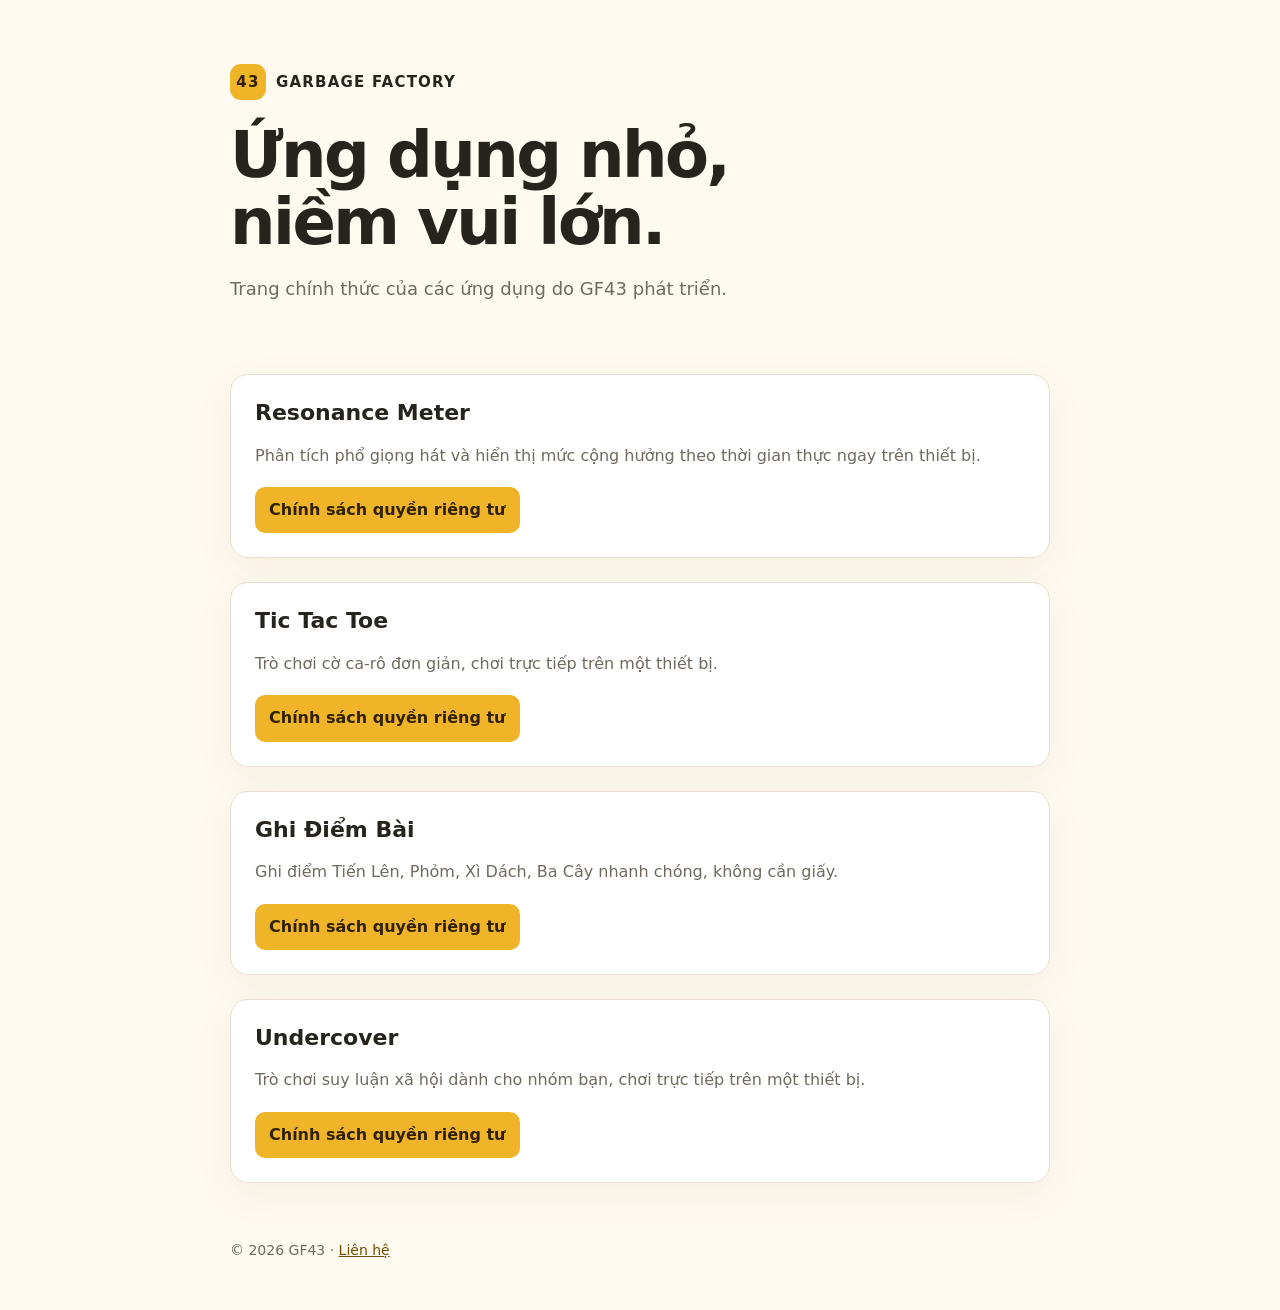
<file: index.html>
<!doctype html>
<html lang="vi">
  <head>
    <meta charset="utf-8" />
    <meta name="viewport" content="width=device-width, initial-scale=1" />
    <meta name="description" content="Trang chính thức của các ứng dụng GF43." />
    <title>GF43 Apps</title>
    <link rel="stylesheet" href="/styles.css" />
  </head>
  <body>
    <header class="shell">
      <div class="brand"><span class="mark">43</span> Garbage Factory</div>
      <h1>Ứng dụng nhỏ,<br />niềm vui lớn.</h1>
      <p class="lead">Trang chính thức của các ứng dụng do GF43 phát triển.</p>
    </header>
    <main class="shell">
      <article class="card">
        <h2 class="app-title">Resonance Meter</h2>
        <p class="meta">Phân tích phổ giọng hát và hiển thị mức cộng hưởng theo thời gian thực ngay trên thiết bị.</p>
        <div class="links">
          <a class="button" href="/apps/resonance-meter/privacy.html">Chính sách quyền riêng tư</a>
        </div>
      </article>
      <article class="card">
        <h2 class="app-title">Tic Tac Toe</h2>
        <p class="meta">Trò chơi cờ ca-rô đơn giản, chơi trực tiếp trên một thiết bị.</p>
        <div class="links">
          <a class="button" href="/apps/tic-tac-toe/privacy.html">Chính sách quyền riêng tư</a>
        </div>
      </article>
      <article class="card">
        <h2 class="app-title">Ghi Điểm Bài</h2>
        <p class="meta">Ghi điểm Tiến Lên, Phỏm, Xì Dách, Ba Cây nhanh chóng, không cần giấy.</p>
        <div class="links">
          <a class="button" href="/apps/ghi-diem-bai/privacy.html">Chính sách quyền riêng tư</a>
        </div>
      </article>
      <article class="card">
        <h2 class="app-title">Undercover</h2>
        <p class="meta">Trò chơi suy luận xã hội dành cho nhóm bạn, chơi trực tiếp trên một thiết bị.</p>
        <div class="links">
          <a class="button" href="/apps/undercover/privacy.html">Chính sách quyền riêng tư</a>
        </div>
      </article>
    </main>
    <footer class="shell">© 2026 GF43 · <a href="mailto:lehoanglong782@gmail.com">Liên hệ</a></footer>
  </body>
</html>
</file>
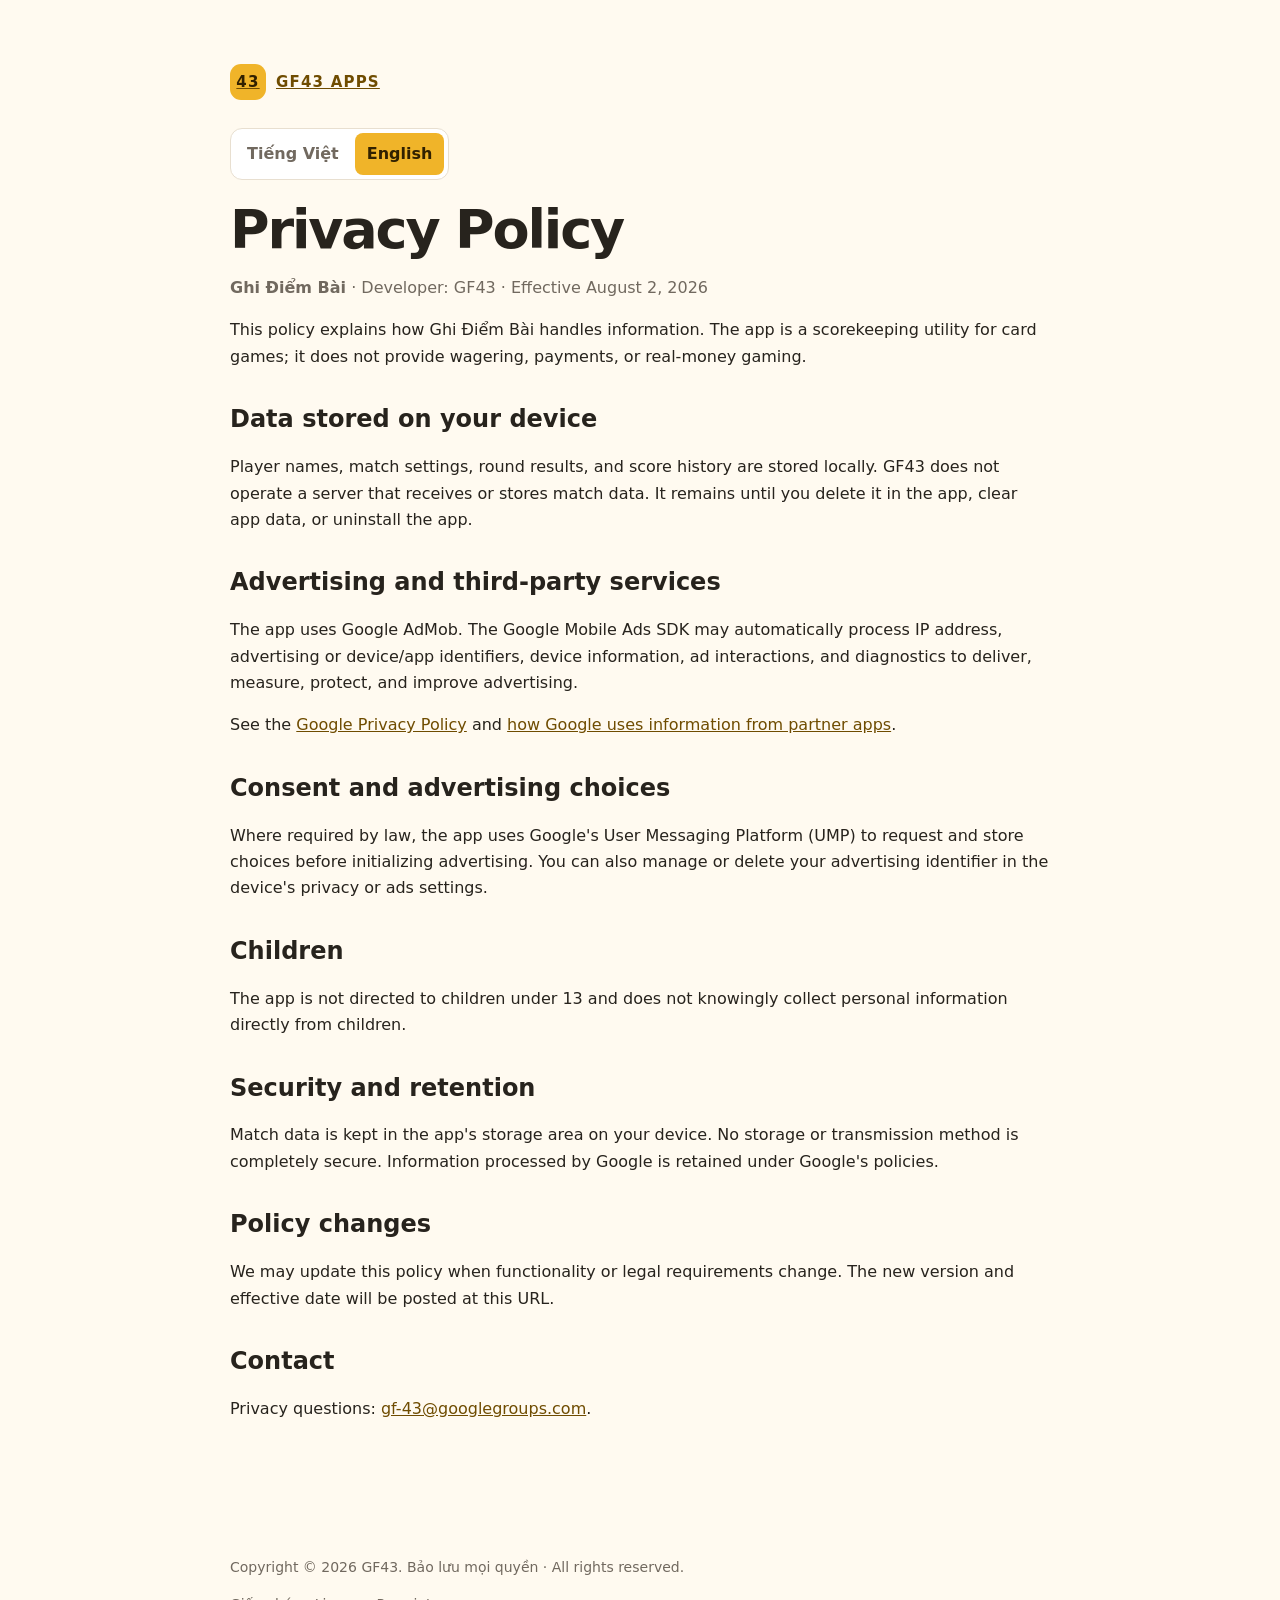
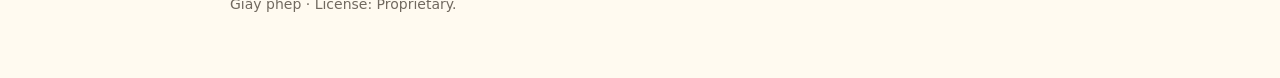
<file: apps/ghi-diem-bai/privacy.html>
<!doctype html>
<html lang="vi">
  <head>
    <meta charset="utf-8" />
    <meta name="viewport" content="width=device-width, initial-scale=1" />
    <meta name="description" content="Chính sách quyền riêng tư của ứng dụng Ghi Điểm Bài." />
    <title>Chính sách quyền riêng tư – Ghi Điểm Bài</title>
    <link rel="stylesheet" href="/styles.css" />
  </head>
  <body>
    <header class="shell">
      <a class="brand" href="/"><span class="mark">43</span> GF43 Apps</a>
    </header>
    <main class="shell policy">
      <nav class="language-switcher" aria-label="Chọn ngôn ngữ / Choose language">
        <button type="button" class="language-button" data-language="vi" aria-pressed="true">Tiếng Việt</button>
        <button type="button" class="language-button" data-language="en" aria-pressed="false">English</button>
      </nav>

      <section lang="vi" data-language-content="vi">
        <h1>Chính sách quyền riêng tư</h1>
        <p class="meta"><strong>Ghi Điểm Bài</strong> · Nhà phát triển: GF43 · Có hiệu lực từ ngày 02/08/2026</p>
        <p>Chính sách này giải thích cách ứng dụng Ghi Điểm Bài xử lý thông tin. Ứng dụng là công cụ ghi điểm cho các trò chơi bài; không cung cấp đặt cược, thanh toán hoặc trò chơi ăn tiền thật.</p>

        <h2>Dữ liệu lưu trên thiết bị</h2>
        <p>Tên người chơi, cài đặt bàn, kết quả từng vòng và lịch sử điểm được lưu cục bộ trên thiết bị. GF43 không vận hành máy chủ để nhận hoặc lưu dữ liệu ván chơi. Dữ liệu tồn tại đến khi bạn xóa trong ứng dụng, xóa dữ liệu ứng dụng hoặc gỡ cài đặt.</p>

        <h2>Quảng cáo và dịch vụ bên thứ ba</h2>
        <p>Ứng dụng sử dụng Google AdMob. Google Mobile Ads SDK có thể tự động xử lý địa chỉ IP, mã nhận dạng quảng cáo hoặc thiết bị/ứng dụng, thông tin thiết bị, tương tác quảng cáo và dữ liệu chẩn đoán để phân phối, đo lường, bảo vệ và cải thiện quảng cáo.</p>
        <p>Xem <a href="https://policies.google.com/privacy">Chính sách quyền riêng tư của Google</a> và <a href="https://policies.google.com/technologies/partner-sites">cách Google sử dụng thông tin từ ứng dụng đối tác</a>.</p>

        <h2>Sự đồng ý và lựa chọn quảng cáo</h2>
        <p>Khi pháp luật yêu cầu, ứng dụng dùng nền tảng quản lý sự đồng ý của Google (UMP) để yêu cầu và lưu lựa chọn trước khi khởi tạo quảng cáo. Bạn cũng có thể quản lý hoặc xóa mã nhận dạng quảng cáo trong cài đặt quyền riêng tư/quảng cáo của thiết bị.</p>

        <h2>Trẻ em</h2>
        <p>Ứng dụng không hướng đến trẻ em dưới 13 tuổi và không cố ý thu thập thông tin cá nhân trực tiếp từ trẻ em.</p>

        <h2>Bảo mật và lưu giữ</h2>
        <p>Dữ liệu ván chơi nằm trong vùng lưu trữ của ứng dụng trên thiết bị. Không phương thức lưu trữ hay truyền dữ liệu nào an toàn tuyệt đối. Dữ liệu do Google xử lý được lưu giữ theo chính sách của Google.</p>

        <h2>Thay đổi chính sách</h2>
        <p>Chính sách có thể được cập nhật khi chức năng hoặc yêu cầu pháp lý thay đổi. Phiên bản mới và ngày có hiệu lực sẽ được đăng tại URL này.</p>

        <h2>Liên hệ</h2>
        <p>Câu hỏi về quyền riêng tư: <a href="mailto:gf-43@googlegroups.com">gf-43@googlegroups.com</a>.</p>
      </section>

      <section lang="en" data-language-content="en" hidden>
        <h1>Privacy Policy</h1>
        <p class="meta"><strong>Ghi Điểm Bài</strong> · Developer: GF43 · Effective August 2, 2026</p>
        <p>This policy explains how Ghi Điểm Bài handles information. The app is a scorekeeping utility for card games; it does not provide wagering, payments, or real-money gaming.</p>

        <h2>Data stored on your device</h2>
        <p>Player names, match settings, round results, and score history are stored locally. GF43 does not operate a server that receives or stores match data. It remains until you delete it in the app, clear app data, or uninstall the app.</p>

        <h2>Advertising and third-party services</h2>
        <p>The app uses Google AdMob. The Google Mobile Ads SDK may automatically process IP address, advertising or device/app identifiers, device information, ad interactions, and diagnostics to deliver, measure, protect, and improve advertising.</p>
        <p>See the <a href="https://policies.google.com/privacy">Google Privacy Policy</a> and <a href="https://policies.google.com/technologies/partner-sites">how Google uses information from partner apps</a>.</p>

        <h2>Consent and advertising choices</h2>
        <p>Where required by law, the app uses Google's User Messaging Platform (UMP) to request and store choices before initializing advertising. You can also manage or delete your advertising identifier in the device's privacy or ads settings.</p>

        <h2>Children</h2>
        <p>The app is not directed to children under 13 and does not knowingly collect personal information directly from children.</p>

        <h2>Security and retention</h2>
        <p>Match data is kept in the app's storage area on your device. No storage or transmission method is completely secure. Information processed by Google is retained under Google's policies.</p>

        <h2>Policy changes</h2>
        <p>We may update this policy when functionality or legal requirements change. The new version and effective date will be posted at this URL.</p>

        <h2>Contact</h2>
        <p>Privacy questions: <a href="mailto:gf-43@googlegroups.com">gf-43@googlegroups.com</a>.</p>
      </section>
    </main>
    <footer class="shell">
      <p>Copyright © 2026 GF43. Bảo lưu mọi quyền · All rights reserved.</p>
      <p>Giấy phép · License: Proprietary.</p>
    </footer>
    <script>
      (() => {
        const buttons = document.querySelectorAll('[data-language]');
        const sections = document.querySelectorAll('[data-language-content]');
        const pageTitles = {
          vi: 'Chính sách quyền riêng tư – Ghi Điểm Bài',
          en: 'Privacy Policy – Ghi Điểm Bài'
        };

        function showLanguage(language, remember = true) {
          const selected = language === 'en' ? 'en' : 'vi';

          sections.forEach((section) => {
            section.hidden = section.dataset.languageContent !== selected;
          });
          buttons.forEach((button) => {
            button.setAttribute('aria-pressed', String(button.dataset.language === selected));
          });

          document.documentElement.lang = selected;
          document.title = pageTitles[selected];

          if (remember) {
            try {
              localStorage.setItem('gf43-language', selected);
            } catch (_) {}
          }
        }

        buttons.forEach((button) => {
          button.addEventListener('click', () => showLanguage(button.dataset.language));
        });

        let initialLanguage;
        try {
          initialLanguage = localStorage.getItem('gf43-language');
        } catch (_) {}
        showLanguage(initialLanguage || (navigator.language.startsWith('vi') ? 'vi' : 'en'), false);
      })();
    </script>
  </body>
</html>
</file>
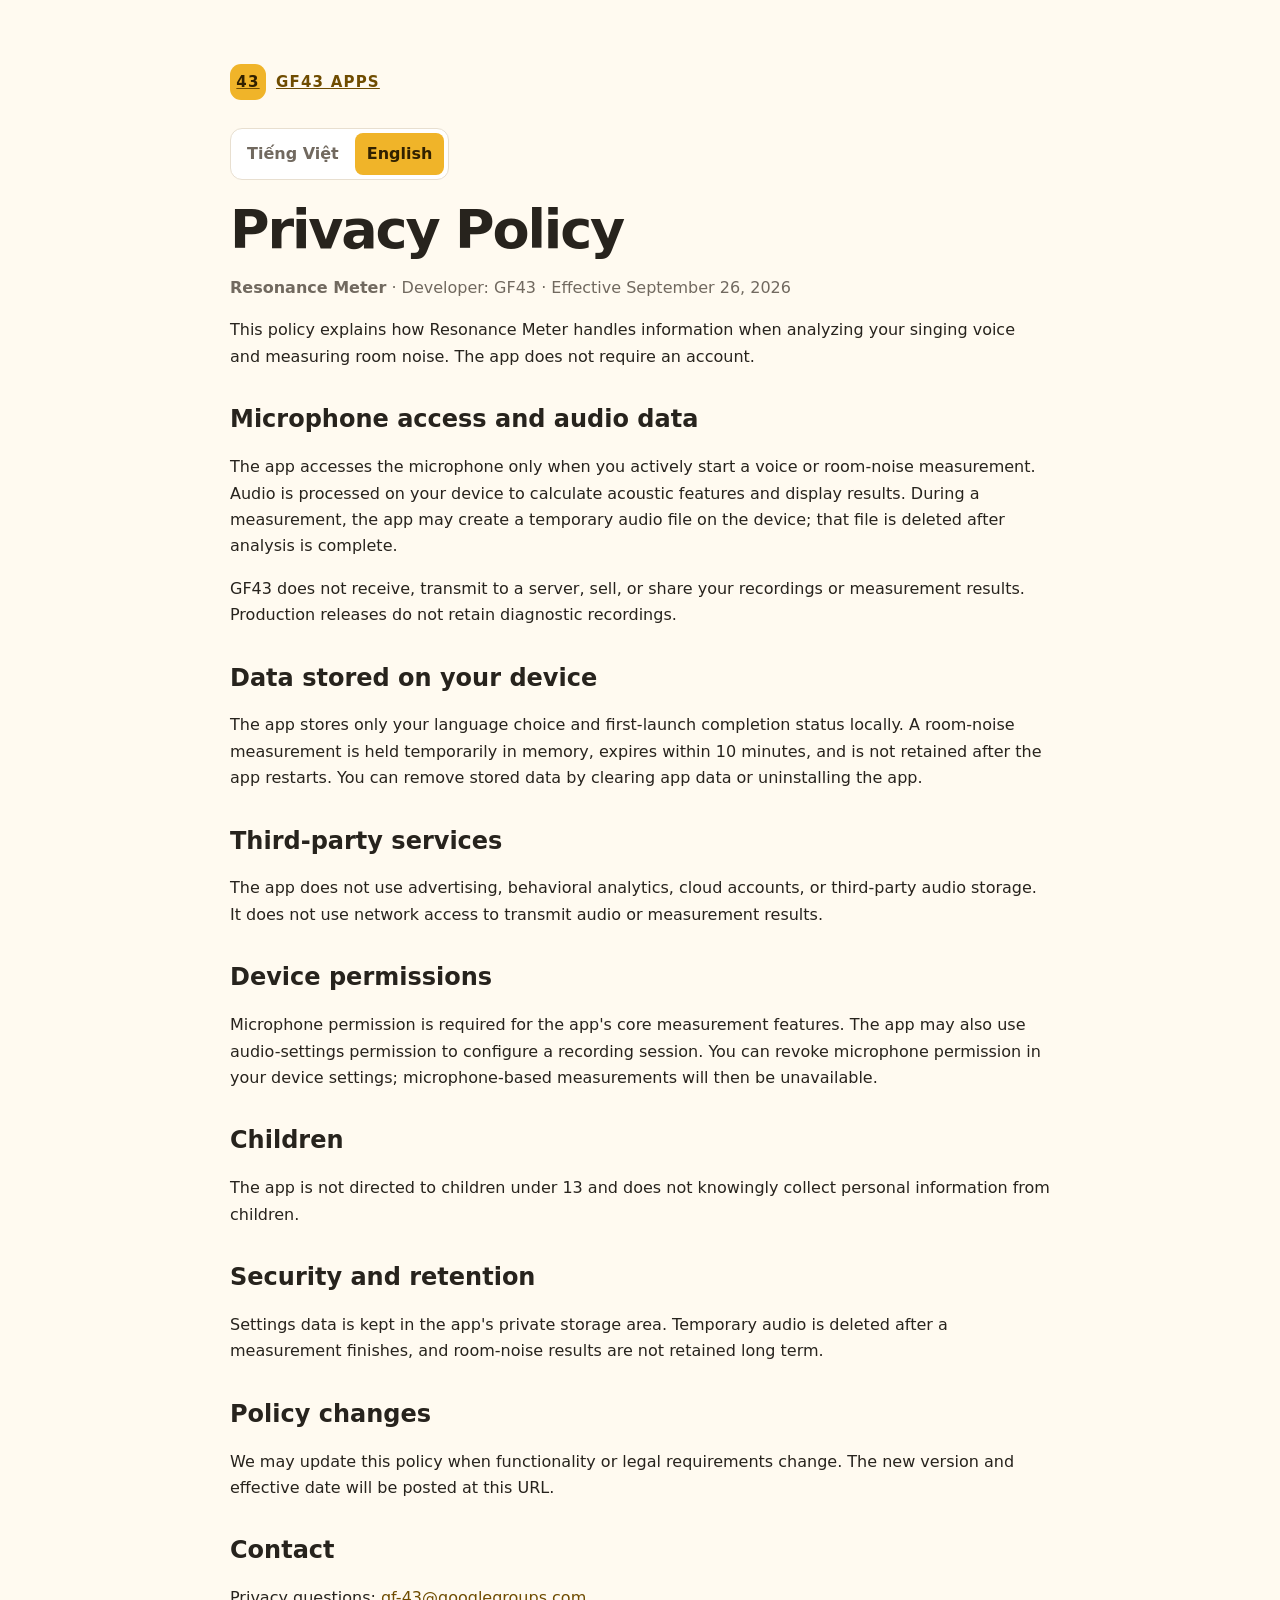
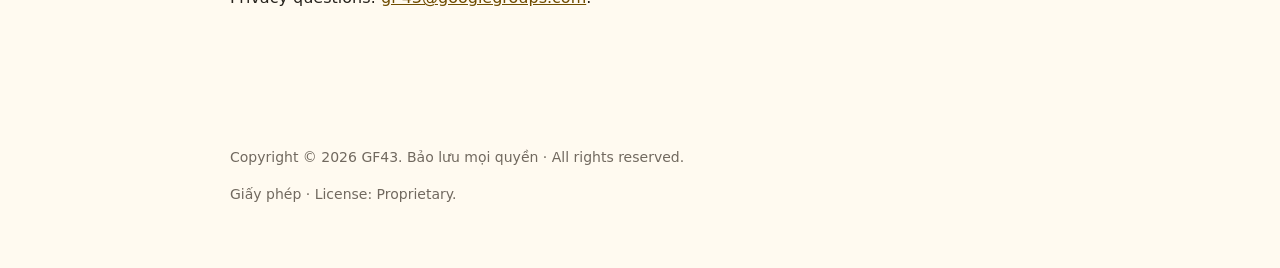
<file: apps/resonance-meter/privacy.html>
<!doctype html>
<html lang="vi">
  <head>
    <meta charset="utf-8" />
    <meta name="viewport" content="width=device-width, initial-scale=1" />
    <meta name="description" content="Chính sách quyền riêng tư của ứng dụng Resonance Meter." />
    <title>Chính sách quyền riêng tư – Resonance Meter</title>
    <link rel="stylesheet" href="/styles.css" />
  </head>
  <body>
    <header class="shell">
      <a class="brand" href="/"><span class="mark">43</span> GF43 Apps</a>
    </header>
    <main class="shell policy">
      <nav class="language-switcher" aria-label="Chọn ngôn ngữ / Choose language">
        <button type="button" class="language-button" data-language="vi" aria-pressed="true">Tiếng Việt</button>
        <button type="button" class="language-button" data-language="en" aria-pressed="false">English</button>
      </nav>

      <section lang="vi" data-language-content="vi">
        <h1>Chính sách quyền riêng tư</h1>
        <p class="meta"><strong>Resonance Meter</strong> · Nhà phát triển: GF43 · Có hiệu lực từ ngày 26/09/2026</p>
        <p>Chính sách này giải thích cách Resonance Meter xử lý thông tin khi phân tích giọng hát và đo tiếng ồn phòng. Ứng dụng không yêu cầu tài khoản.</p>

        <h2>Quyền truy cập micro và dữ liệu âm thanh</h2>
        <p>Ứng dụng chỉ truy cập micro khi bạn chủ động bắt đầu đo giọng hát hoặc tiếng ồn phòng. Âm thanh được xử lý trên thiết bị để tính các đặc trưng âm học và hiển thị kết quả. Trong quá trình đo, ứng dụng có thể tạo một tệp âm thanh tạm thời trên thiết bị; tệp này được xóa sau khi phân tích hoàn tất.</p>
        <p>GF43 không nhận, truyền lên máy chủ, bán hoặc chia sẻ bản ghi âm hay kết quả đo của bạn. Bản phát hành chính thức không lưu bản ghi chẩn đoán.</p>

        <h2>Dữ liệu lưu trên thiết bị</h2>
        <p>Ứng dụng chỉ lưu cục bộ lựa chọn ngôn ngữ và trạng thái đã hoàn tất phần giới thiệu. Kết quả đo tiếng ồn phòng chỉ được giữ tạm trong bộ nhớ, tự hết hạn sau tối đa 10 phút và không được lưu lại khi ứng dụng khởi động lại. Bạn có thể xóa dữ liệu đã lưu bằng cách xóa dữ liệu ứng dụng hoặc gỡ cài đặt.</p>

        <h2>Dịch vụ bên thứ ba</h2>
        <p>Ứng dụng không dùng quảng cáo, công cụ phân tích hành vi, tài khoản đám mây hoặc dịch vụ lưu trữ âm thanh của bên thứ ba. Ứng dụng không dùng quyền truy cập mạng để truyền âm thanh hoặc kết quả đo.</p>

        <h2>Quyền của thiết bị</h2>
        <p>Quyền micro là cần thiết cho chức năng đo chính. Ứng dụng cũng có thể dùng quyền điều chỉnh âm thanh để cấu hình phiên thu. Bạn có thể thu hồi quyền micro trong phần cài đặt của thiết bị; khi đó các chức năng đo bằng micro sẽ không hoạt động.</p>

        <h2>Trẻ em</h2>
        <p>Ứng dụng không hướng đến trẻ em dưới 13 tuổi và không cố ý thu thập thông tin cá nhân từ trẻ em.</p>

        <h2>Bảo mật và lưu giữ</h2>
        <p>Dữ liệu cài đặt được giữ trong vùng lưu trữ riêng của ứng dụng. Âm thanh tạm thời được xóa sau khi hoàn tất phép đo và kết quả đo tiếng ồn phòng không được lưu lâu dài.</p>

        <h2>Thay đổi chính sách</h2>
        <p>Chính sách có thể được cập nhật khi chức năng hoặc yêu cầu pháp lý thay đổi. Phiên bản mới và ngày có hiệu lực sẽ được đăng tại URL này.</p>

        <h2>Liên hệ</h2>
        <p>Câu hỏi về quyền riêng tư: <a href="mailto:gf-43@googlegroups.com">gf-43@googlegroups.com</a>.</p>
      </section>

      <section lang="en" data-language-content="en" hidden>
        <h1>Privacy Policy</h1>
        <p class="meta"><strong>Resonance Meter</strong> · Developer: GF43 · Effective September 26, 2026</p>
        <p>This policy explains how Resonance Meter handles information when analyzing your singing voice and measuring room noise. The app does not require an account.</p>

        <h2>Microphone access and audio data</h2>
        <p>The app accesses the microphone only when you actively start a voice or room-noise measurement. Audio is processed on your device to calculate acoustic features and display results. During a measurement, the app may create a temporary audio file on the device; that file is deleted after analysis is complete.</p>
        <p>GF43 does not receive, transmit to a server, sell, or share your recordings or measurement results. Production releases do not retain diagnostic recordings.</p>

        <h2>Data stored on your device</h2>
        <p>The app stores only your language choice and first-launch completion status locally. A room-noise measurement is held temporarily in memory, expires within 10 minutes, and is not retained after the app restarts. You can remove stored data by clearing app data or uninstalling the app.</p>

        <h2>Third-party services</h2>
        <p>The app does not use advertising, behavioral analytics, cloud accounts, or third-party audio storage. It does not use network access to transmit audio or measurement results.</p>

        <h2>Device permissions</h2>
        <p>Microphone permission is required for the app's core measurement features. The app may also use audio-settings permission to configure a recording session. You can revoke microphone permission in your device settings; microphone-based measurements will then be unavailable.</p>

        <h2>Children</h2>
        <p>The app is not directed to children under 13 and does not knowingly collect personal information from children.</p>

        <h2>Security and retention</h2>
        <p>Settings data is kept in the app's private storage area. Temporary audio is deleted after a measurement finishes, and room-noise results are not retained long term.</p>

        <h2>Policy changes</h2>
        <p>We may update this policy when functionality or legal requirements change. The new version and effective date will be posted at this URL.</p>

        <h2>Contact</h2>
        <p>Privacy questions: <a href="mailto:gf-43@googlegroups.com">gf-43@googlegroups.com</a>.</p>
      </section>
    </main>
    <footer class="shell">
      <p>Copyright © 2026 GF43. Bảo lưu mọi quyền · All rights reserved.</p>
      <p>Giấy phép · License: Proprietary.</p>
    </footer>
    <script>
      (() => {
        const buttons = document.querySelectorAll('[data-language]');
        const sections = document.querySelectorAll('[data-language-content]');
        const pageTitles = {
          vi: 'Chính sách quyền riêng tư – Resonance Meter',
          en: 'Privacy Policy – Resonance Meter'
        };

        function showLanguage(language, remember = true) {
          const selected = language === 'en' ? 'en' : 'vi';

          sections.forEach((section) => {
            section.hidden = section.dataset.languageContent !== selected;
          });
          buttons.forEach((button) => {
            button.setAttribute('aria-pressed', String(button.dataset.language === selected));
          });

          document.documentElement.lang = selected;
          document.title = pageTitles[selected];

          if (remember) {
            try {
              localStorage.setItem('gf43-language', selected);
            } catch (_) {}
          }
        }

        buttons.forEach((button) => {
          button.addEventListener('click', () => showLanguage(button.dataset.language));
        });

        let initialLanguage;
        try {
          initialLanguage = localStorage.getItem('gf43-language');
        } catch (_) {}
        showLanguage(initialLanguage || (navigator.language.startsWith('vi') ? 'vi' : 'en'), false);
      })();
    </script>
  </body>
</html>
</file>
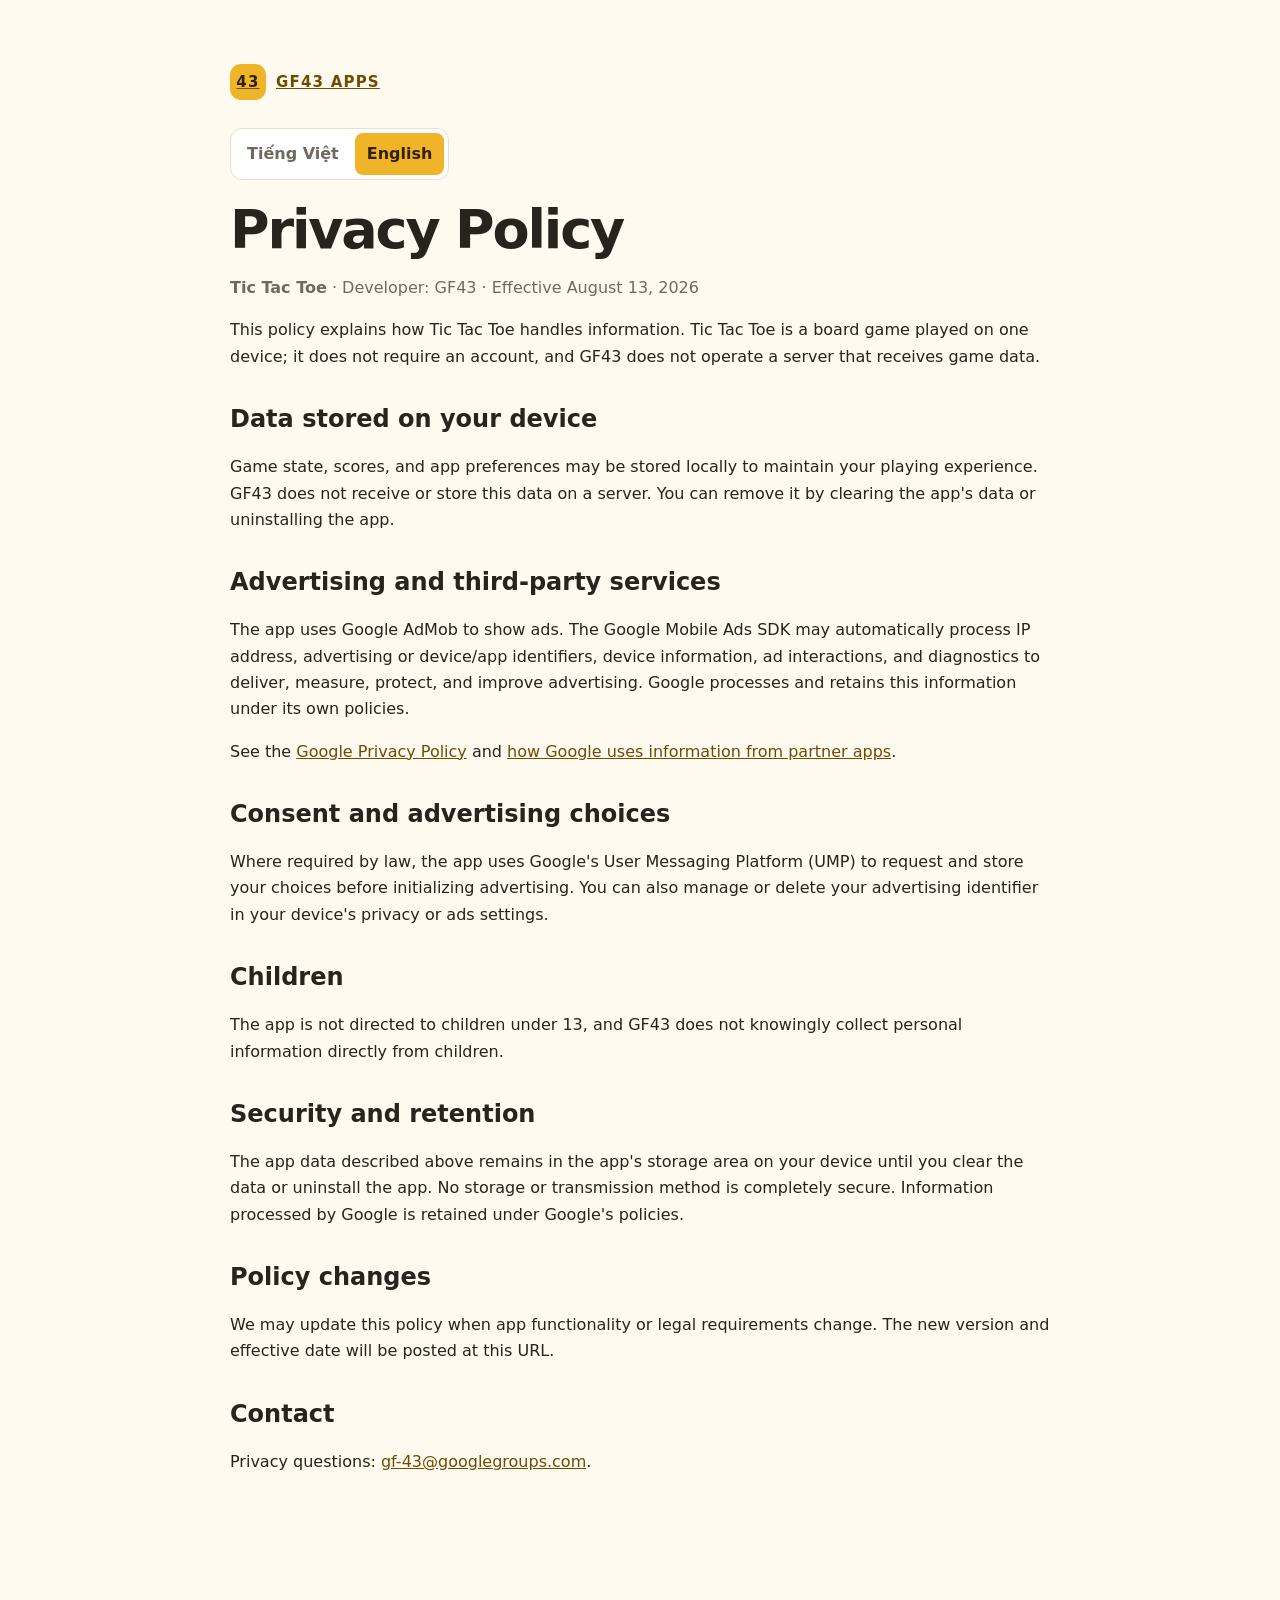
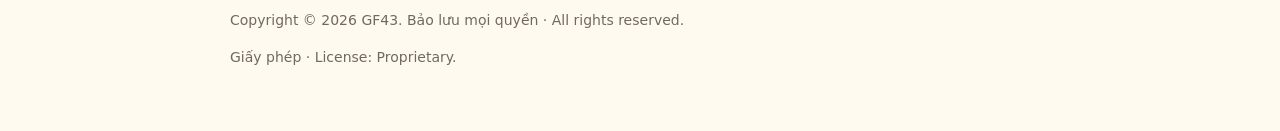
<file: apps/tic-tac-toe/privacy.html>
<!doctype html>
<html lang="vi">
  <head>
    <meta charset="utf-8" />
    <meta name="viewport" content="width=device-width, initial-scale=1" />
    <meta name="description" content="Chính sách quyền riêng tư của ứng dụng Tic Tac Toe." />
    <title>Chính sách quyền riêng tư – Tic Tac Toe</title>
    <link rel="stylesheet" href="/styles.css" />
  </head>
  <body>
    <header class="shell">
      <a class="brand" href="/"><span class="mark">43</span> GF43 Apps</a>
    </header>
    <main class="shell policy">
      <nav class="language-switcher" aria-label="Chọn ngôn ngữ / Choose language">
        <button type="button" class="language-button" data-language="vi" aria-pressed="true">Tiếng Việt</button>
        <button type="button" class="language-button" data-language="en" aria-pressed="false">English</button>
      </nav>

      <section lang="vi" data-language-content="vi">
        <h1>Chính sách quyền riêng tư</h1>
        <p class="meta"><strong>Tic Tac Toe</strong> · Nhà phát triển: GF43 · Có hiệu lực từ ngày 13/08/2026</p>
        <p>Chính sách này giải thích cách ứng dụng Tic Tac Toe xử lý thông tin. Tic Tac Toe là trò chơi cờ ca-rô chơi trên một thiết bị; ứng dụng không yêu cầu tài khoản và GF43 không vận hành máy chủ để nhận dữ liệu ván chơi.</p>

        <h2>Dữ liệu lưu trên thiết bị</h2>
        <p>Trạng thái ván chơi, điểm số và các tùy chọn của ứng dụng có thể được lưu cục bộ trên thiết bị để duy trì trải nghiệm chơi. GF43 không nhận hoặc lưu dữ liệu này trên máy chủ. Bạn có thể xóa dữ liệu bằng cách xóa dữ liệu ứng dụng hoặc gỡ cài đặt ứng dụng.</p>

        <h2>Quảng cáo và dịch vụ bên thứ ba</h2>
        <p>Ứng dụng sử dụng Google AdMob để hiển thị quảng cáo. Google Mobile Ads SDK có thể tự động xử lý địa chỉ IP, mã nhận dạng quảng cáo hoặc thiết bị/ứng dụng, thông tin thiết bị, tương tác quảng cáo và dữ liệu chẩn đoán để phân phối, đo lường, bảo vệ và cải thiện quảng cáo. Google xử lý và lưu giữ thông tin này theo chính sách của Google.</p>
        <p>Xem <a href="https://policies.google.com/privacy">Chính sách quyền riêng tư của Google</a> và <a href="https://policies.google.com/technologies/partner-sites">cách Google sử dụng thông tin từ ứng dụng đối tác</a>.</p>

        <h2>Sự đồng ý và lựa chọn quảng cáo</h2>
        <p>Khi pháp luật yêu cầu, ứng dụng sử dụng nền tảng quản lý sự đồng ý của Google (UMP) để yêu cầu và lưu lựa chọn của bạn trước khi khởi tạo quảng cáo. Bạn cũng có thể quản lý hoặc xóa mã nhận dạng quảng cáo trong phần cài đặt quyền riêng tư hoặc quảng cáo của thiết bị.</p>

        <h2>Trẻ em</h2>
        <p>Ứng dụng không hướng đến trẻ em dưới 13 tuổi và GF43 không cố ý thu thập thông tin cá nhân trực tiếp từ trẻ em.</p>

        <h2>Bảo mật và lưu giữ</h2>
        <p>Dữ liệu ứng dụng nêu trên nằm trong vùng lưu trữ của ứng dụng trên thiết bị cho đến khi bạn xóa dữ liệu hoặc gỡ cài đặt. Không phương thức lưu trữ hay truyền dữ liệu nào an toàn tuyệt đối. Dữ liệu do Google xử lý được lưu giữ theo chính sách của Google.</p>

        <h2>Thay đổi chính sách</h2>
        <p>Chính sách có thể được cập nhật khi chức năng ứng dụng hoặc yêu cầu pháp lý thay đổi. Phiên bản mới và ngày có hiệu lực sẽ được đăng tại URL này.</p>

        <h2>Liên hệ</h2>
        <p>Câu hỏi về quyền riêng tư: <a href="mailto:gf-43@googlegroups.com">gf-43@googlegroups.com</a>.</p>
      </section>

      <section lang="en" data-language-content="en" hidden>
        <h1>Privacy Policy</h1>
        <p class="meta"><strong>Tic Tac Toe</strong> · Developer: GF43 · Effective August 13, 2026</p>
        <p>This policy explains how Tic Tac Toe handles information. Tic Tac Toe is a board game played on one device; it does not require an account, and GF43 does not operate a server that receives game data.</p>

        <h2>Data stored on your device</h2>
        <p>Game state, scores, and app preferences may be stored locally to maintain your playing experience. GF43 does not receive or store this data on a server. You can remove it by clearing the app's data or uninstalling the app.</p>

        <h2>Advertising and third-party services</h2>
        <p>The app uses Google AdMob to show ads. The Google Mobile Ads SDK may automatically process IP address, advertising or device/app identifiers, device information, ad interactions, and diagnostics to deliver, measure, protect, and improve advertising. Google processes and retains this information under its own policies.</p>
        <p>See the <a href="https://policies.google.com/privacy">Google Privacy Policy</a> and <a href="https://policies.google.com/technologies/partner-sites">how Google uses information from partner apps</a>.</p>

        <h2>Consent and advertising choices</h2>
        <p>Where required by law, the app uses Google's User Messaging Platform (UMP) to request and store your choices before initializing advertising. You can also manage or delete your advertising identifier in your device's privacy or ads settings.</p>

        <h2>Children</h2>
        <p>The app is not directed to children under 13, and GF43 does not knowingly collect personal information directly from children.</p>

        <h2>Security and retention</h2>
        <p>The app data described above remains in the app's storage area on your device until you clear the data or uninstall the app. No storage or transmission method is completely secure. Information processed by Google is retained under Google's policies.</p>

        <h2>Policy changes</h2>
        <p>We may update this policy when app functionality or legal requirements change. The new version and effective date will be posted at this URL.</p>

        <h2>Contact</h2>
        <p>Privacy questions: <a href="mailto:gf-43@googlegroups.com">gf-43@googlegroups.com</a>.</p>
      </section>
    </main>
    <footer class="shell">
      <p>Copyright © 2026 GF43. Bảo lưu mọi quyền · All rights reserved.</p>
      <p>Giấy phép · License: Proprietary.</p>
    </footer>
    <script>
      (() => {
        const buttons = document.querySelectorAll('[data-language]');
        const sections = document.querySelectorAll('[data-language-content]');
        const pageTitles = {
          vi: 'Chính sách quyền riêng tư – Tic Tac Toe',
          en: 'Privacy Policy – Tic Tac Toe'
        };

        function showLanguage(language, remember = true) {
          const selected = language === 'en' ? 'en' : 'vi';

          sections.forEach((section) => {
            section.hidden = section.dataset.languageContent !== selected;
          });
          buttons.forEach((button) => {
            button.setAttribute('aria-pressed', String(button.dataset.language === selected));
          });

          document.documentElement.lang = selected;
          document.title = pageTitles[selected];

          if (remember) {
            try {
              localStorage.setItem('gf43-language', selected);
            } catch (_) {}
          }
        }

        buttons.forEach((button) => {
          button.addEventListener('click', () => showLanguage(button.dataset.language));
        });

        let initialLanguage;
        try {
          initialLanguage = localStorage.getItem('gf43-language');
        } catch (_) {}
        showLanguage(initialLanguage || (navigator.language.startsWith('vi') ? 'vi' : 'en'), false);
      })();
    </script>
  </body>
</html>
</file>
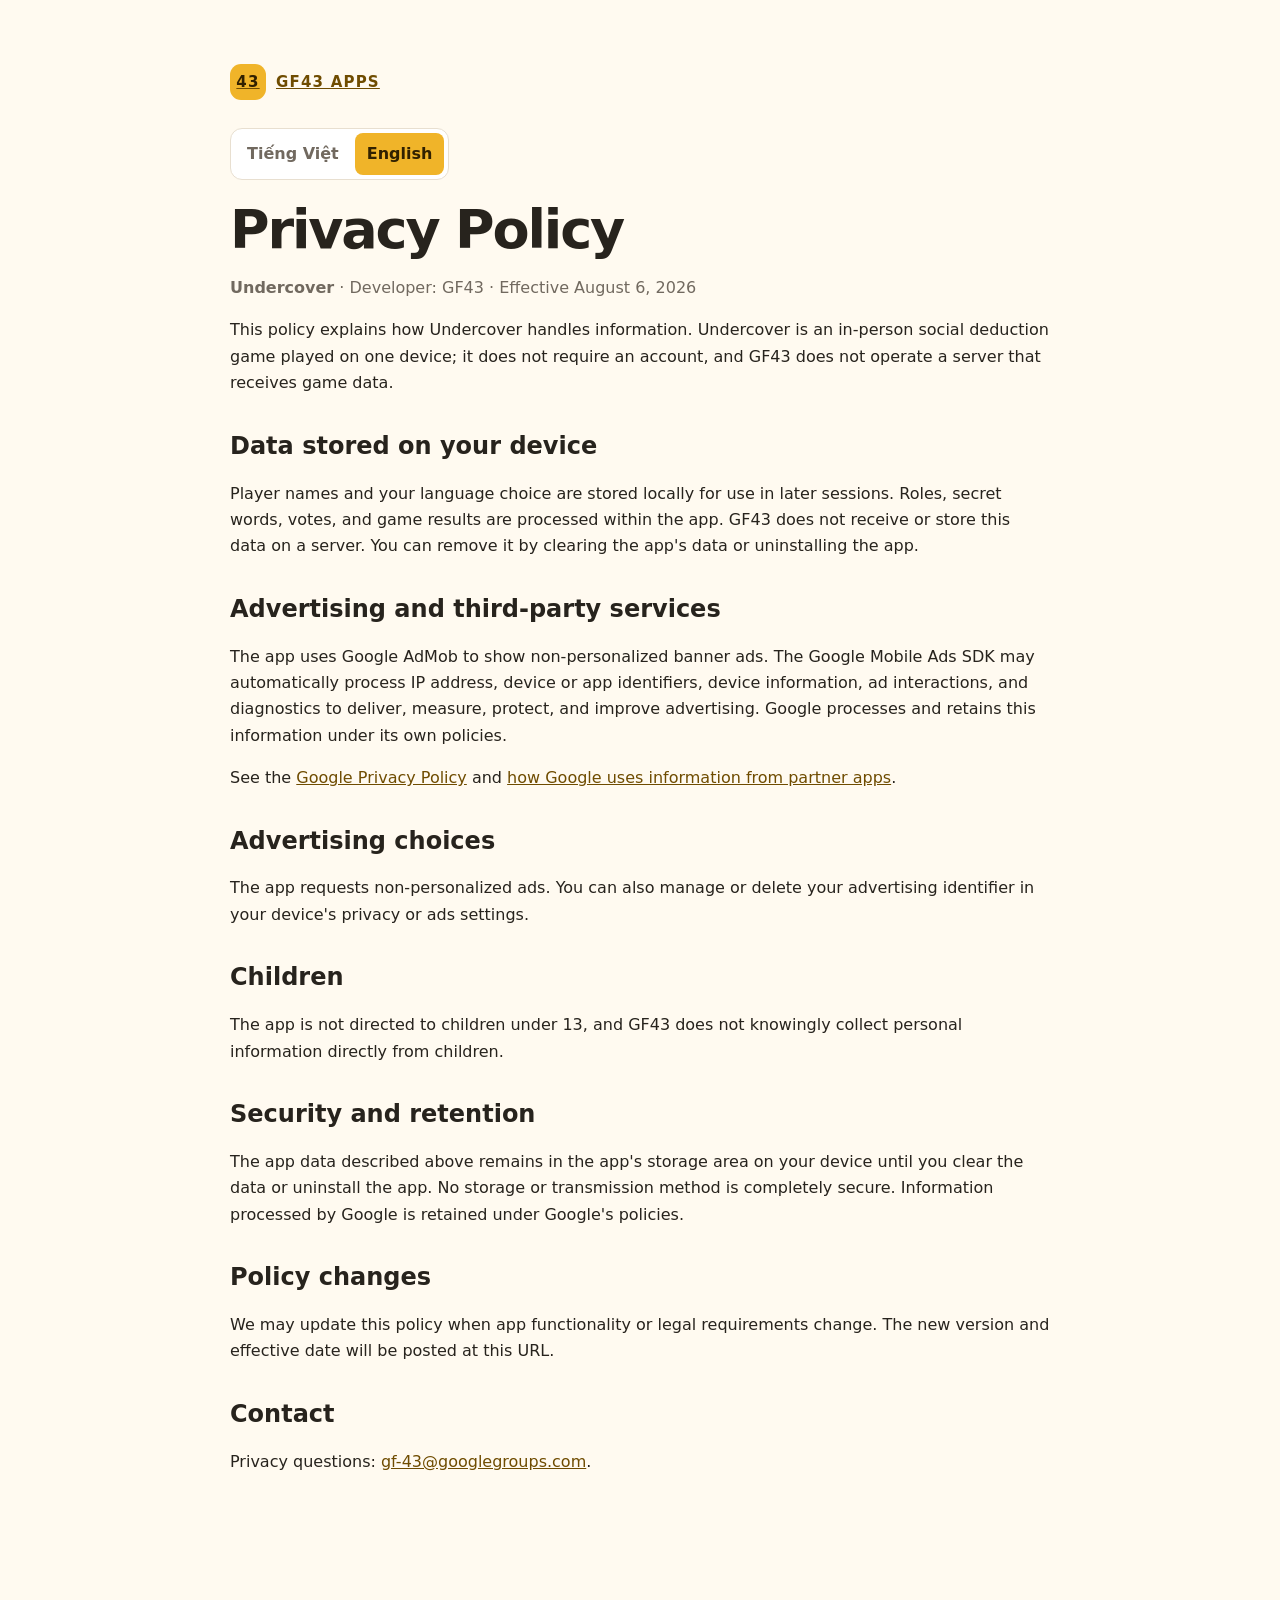
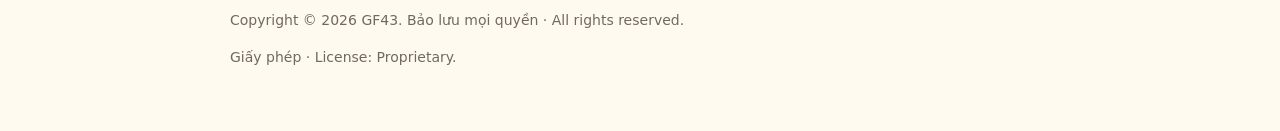
<file: apps/undercover/privacy.html>
<!doctype html>
<html lang="vi">
  <head>
    <meta charset="utf-8" />
    <meta name="viewport" content="width=device-width, initial-scale=1" />
    <meta name="description" content="Chính sách quyền riêng tư của ứng dụng Undercover." />
    <title>Chính sách quyền riêng tư – Undercover</title>
    <link rel="stylesheet" href="/styles.css" />
  </head>
  <body>
    <header class="shell">
      <a class="brand" href="/"><span class="mark">43</span> GF43 Apps</a>
    </header>
    <main class="shell policy">
      <nav class="language-switcher" aria-label="Chọn ngôn ngữ / Choose language">
        <button type="button" class="language-button" data-language="vi" aria-pressed="true">Tiếng Việt</button>
        <button type="button" class="language-button" data-language="en" aria-pressed="false">English</button>
      </nav>

      <section lang="vi" data-language-content="vi">
        <h1>Chính sách quyền riêng tư</h1>
        <p class="meta"><strong>Undercover</strong> · Nhà phát triển: GF43 · Có hiệu lực từ ngày 06/08/2026</p>
        <p>Chính sách này giải thích cách ứng dụng Undercover xử lý thông tin. Undercover là trò chơi suy luận xã hội chơi trực tiếp trên một thiết bị; ứng dụng không yêu cầu tài khoản và GF43 không vận hành máy chủ để nhận dữ liệu ván chơi.</p>

        <h2>Dữ liệu lưu trên thiết bị</h2>
        <p>Tên người chơi và lựa chọn ngôn ngữ được lưu cục bộ trên thiết bị để thuận tiện cho lần sử dụng tiếp theo. Vai trò, từ khóa, phiếu bầu và kết quả ván chơi chỉ được xử lý trong ứng dụng. GF43 không nhận hoặc lưu các dữ liệu này trên máy chủ. Bạn có thể xóa dữ liệu bằng cách xóa dữ liệu ứng dụng hoặc gỡ cài đặt ứng dụng.</p>

        <h2>Quảng cáo và dịch vụ bên thứ ba</h2>
        <p>Ứng dụng sử dụng Google AdMob để hiển thị quảng cáo biểu ngữ không được cá nhân hóa. Google Mobile Ads SDK có thể tự động xử lý địa chỉ IP, mã nhận dạng thiết bị hoặc ứng dụng, thông tin thiết bị, tương tác quảng cáo và dữ liệu chẩn đoán để phân phối, đo lường, bảo vệ và cải thiện quảng cáo. Việc xử lý và lưu giữ dữ liệu này do Google thực hiện theo chính sách của Google.</p>
        <p>Xem <a href="https://policies.google.com/privacy">Chính sách quyền riêng tư của Google</a> và <a href="https://policies.google.com/technologies/partner-sites">cách Google sử dụng thông tin từ ứng dụng đối tác</a>.</p>

        <h2>Lựa chọn quảng cáo</h2>
        <p>Ứng dụng yêu cầu quảng cáo không được cá nhân hóa. Bạn cũng có thể quản lý hoặc xóa mã nhận dạng quảng cáo trong phần cài đặt quyền riêng tư hoặc quảng cáo của thiết bị.</p>

        <h2>Trẻ em</h2>
        <p>Ứng dụng không hướng đến trẻ em dưới 13 tuổi và GF43 không cố ý thu thập thông tin cá nhân trực tiếp từ trẻ em.</p>

        <h2>Bảo mật và lưu giữ</h2>
        <p>Dữ liệu ứng dụng nêu trên nằm trong vùng lưu trữ của ứng dụng trên thiết bị cho đến khi bạn xóa dữ liệu hoặc gỡ cài đặt. Không phương thức lưu trữ hay truyền dữ liệu nào an toàn tuyệt đối. Dữ liệu do Google xử lý được lưu giữ theo chính sách của Google.</p>

        <h2>Thay đổi chính sách</h2>
        <p>Chính sách có thể được cập nhật khi chức năng ứng dụng hoặc yêu cầu pháp lý thay đổi. Phiên bản mới và ngày có hiệu lực sẽ được đăng tại URL này.</p>

        <h2>Liên hệ</h2>
        <p>Câu hỏi về quyền riêng tư: <a href="mailto:gf-43@googlegroups.com">gf-43@googlegroups.com</a>.</p>
      </section>

      <section lang="en" data-language-content="en" hidden>
        <h1>Privacy Policy</h1>
        <p class="meta"><strong>Undercover</strong> · Developer: GF43 · Effective August 6, 2026</p>
        <p>This policy explains how Undercover handles information. Undercover is an in-person social deduction game played on one device; it does not require an account, and GF43 does not operate a server that receives game data.</p>

        <h2>Data stored on your device</h2>
        <p>Player names and your language choice are stored locally for use in later sessions. Roles, secret words, votes, and game results are processed within the app. GF43 does not receive or store this data on a server. You can remove it by clearing the app's data or uninstalling the app.</p>

        <h2>Advertising and third-party services</h2>
        <p>The app uses Google AdMob to show non-personalized banner ads. The Google Mobile Ads SDK may automatically process IP address, device or app identifiers, device information, ad interactions, and diagnostics to deliver, measure, protect, and improve advertising. Google processes and retains this information under its own policies.</p>
        <p>See the <a href="https://policies.google.com/privacy">Google Privacy Policy</a> and <a href="https://policies.google.com/technologies/partner-sites">how Google uses information from partner apps</a>.</p>

        <h2>Advertising choices</h2>
        <p>The app requests non-personalized ads. You can also manage or delete your advertising identifier in your device's privacy or ads settings.</p>

        <h2>Children</h2>
        <p>The app is not directed to children under 13, and GF43 does not knowingly collect personal information directly from children.</p>

        <h2>Security and retention</h2>
        <p>The app data described above remains in the app's storage area on your device until you clear the data or uninstall the app. No storage or transmission method is completely secure. Information processed by Google is retained under Google's policies.</p>

        <h2>Policy changes</h2>
        <p>We may update this policy when app functionality or legal requirements change. The new version and effective date will be posted at this URL.</p>

        <h2>Contact</h2>
        <p>Privacy questions: <a href="mailto:gf-43@googlegroups.com">gf-43@googlegroups.com</a>.</p>
      </section>
    </main>
    <footer class="shell">
      <p>Copyright © 2026 GF43. Bảo lưu mọi quyền · All rights reserved.</p>
      <p>Giấy phép · License: Proprietary.</p>
    </footer>
    <script>
      (() => {
        const buttons = document.querySelectorAll('[data-language]');
        const sections = document.querySelectorAll('[data-language-content]');
        const pageTitles = {
          vi: 'Chính sách quyền riêng tư – Undercover',
          en: 'Privacy Policy – Undercover'
        };

        function showLanguage(language, remember = true) {
          const selected = language === 'en' ? 'en' : 'vi';

          sections.forEach((section) => {
            section.hidden = section.dataset.languageContent !== selected;
          });
          buttons.forEach((button) => {
            button.setAttribute('aria-pressed', String(button.dataset.language === selected));
          });

          document.documentElement.lang = selected;
          document.title = pageTitles[selected];

          if (remember) {
            try {
              localStorage.setItem('gf43-language', selected);
            } catch (_) {}
          }
        }

        buttons.forEach((button) => {
          button.addEventListener('click', () => showLanguage(button.dataset.language));
        });

        let initialLanguage;
        try {
          initialLanguage = localStorage.getItem('gf43-language');
        } catch (_) {}
        showLanguage(initialLanguage || (navigator.language.startsWith('vi') ? 'vi' : 'en'), false);
      })();
    </script>
  </body>
</html>
</file>
<file: styles.css>
:root {
  color-scheme: light dark;
  font-family: Inter, ui-sans-serif, system-ui, -apple-system, BlinkMacSystemFont, "Segoe UI", sans-serif;
  --bg: #fffaf0;
  --surface: #ffffff;
  --text: #27231d;
  --muted: #71695f;
  --border: #e8dfd0;
  --accent: #f0b429;
  --accent-ink: #6f4c00;
}

* { box-sizing: border-box; }
body { margin: 0; background: var(--bg); color: var(--text); line-height: 1.65; }
a { color: var(--accent-ink); }
.shell { width: min(820px, calc(100% - 40px)); margin: 0 auto; }
header { padding: 64px 0 28px; }
.brand { display: inline-flex; align-items: center; gap: 10px; font-size: 15px; font-weight: 800; letter-spacing: .08em; text-transform: uppercase; }
.mark { display: grid; place-items: center; width: 36px; height: 36px; border-radius: 11px; background: var(--accent); color: #312100; }
h1 { margin: 22px 0 10px; font-size: clamp(36px, 7vw, 64px); line-height: 1.05; letter-spacing: -.04em; }
h2 { margin-top: 34px; line-height: 1.25; }
.lead, .meta { color: var(--muted); }
.lead { max-width: 620px; font-size: 18px; }
.card { margin: 24px 0; padding: 24px; border: 1px solid var(--border); border-radius: 18px; background: var(--surface); box-shadow: 0 12px 40px rgb(76 53 15 / 6%); }
.app-title { margin: 0 0 6px; font-size: 22px; }
.links { display: flex; flex-wrap: wrap; gap: 12px; margin-top: 18px; }
.button { display: inline-block; padding: 10px 14px; border-radius: 10px; background: var(--accent); color: #312100; font-weight: 750; text-decoration: none; }
.policy { padding-bottom: 72px; }
.policy h1 { font-size: clamp(34px, 6vw, 54px); }
.language { margin: 48px 0; border: 0; border-top: 1px solid var(--border); }
.language-switcher { display: inline-flex; gap: 4px; padding: 4px; border: 1px solid var(--border); border-radius: 12px; background: var(--surface); }
.language-button { padding: 8px 12px; border: 0; border-radius: 8px; background: transparent; color: var(--muted); font: inherit; font-weight: 750; cursor: pointer; }
.language-button[aria-pressed="true"] { background: var(--accent); color: #312100; }
.language-button:focus-visible { outline: 3px solid var(--accent); outline-offset: 2px; }
[hidden] { display: none !important; }
footer { padding: 32px 0 48px; color: var(--muted); font-size: 14px; }

@media (prefers-color-scheme: dark) {
  :root { --bg: #17140f; --surface: #211d17; --text: #f5ecdf; --muted: #b9afa1; --border: #3a3329; --accent-ink: #f0b429; }
}
</file>
